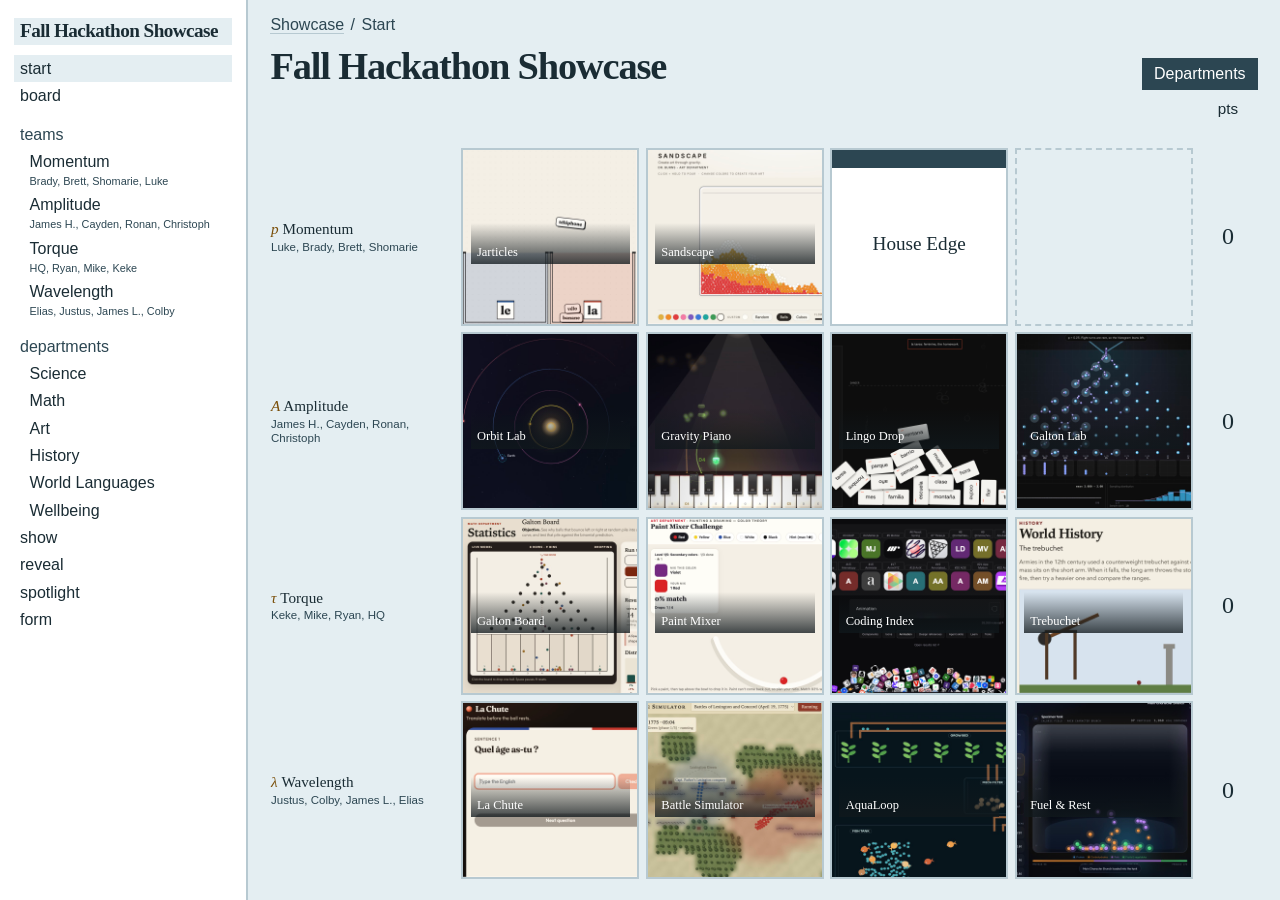
<file: index.html>
<!DOCTYPE html>
<html lang="en">
<head>
  <meta charset="utf-8">
  <meta name="viewport" content="width=device-width, initial-scale=1">
  <title>Fall Hackathon Showcase</title>
  <link rel="stylesheet" href="show.css?v=16">
</head>
<body>
  <div class="shell">
    <nav id="tree" class="tree" aria-label="Show"></nav>
    <div class="main">
      <p id="crumb" class="crumb"></p>
      <div id="app"></div>
    </div>
  </div>
  <script src="logic.js?v=4"></script>
  <script src="practice.js"></script>
  <script src="render.js?v=9"></script>
  <script src="clicks.js?v=9"></script>
  <script src="show.js?v=9"></script>
</body>
</html>
</file>
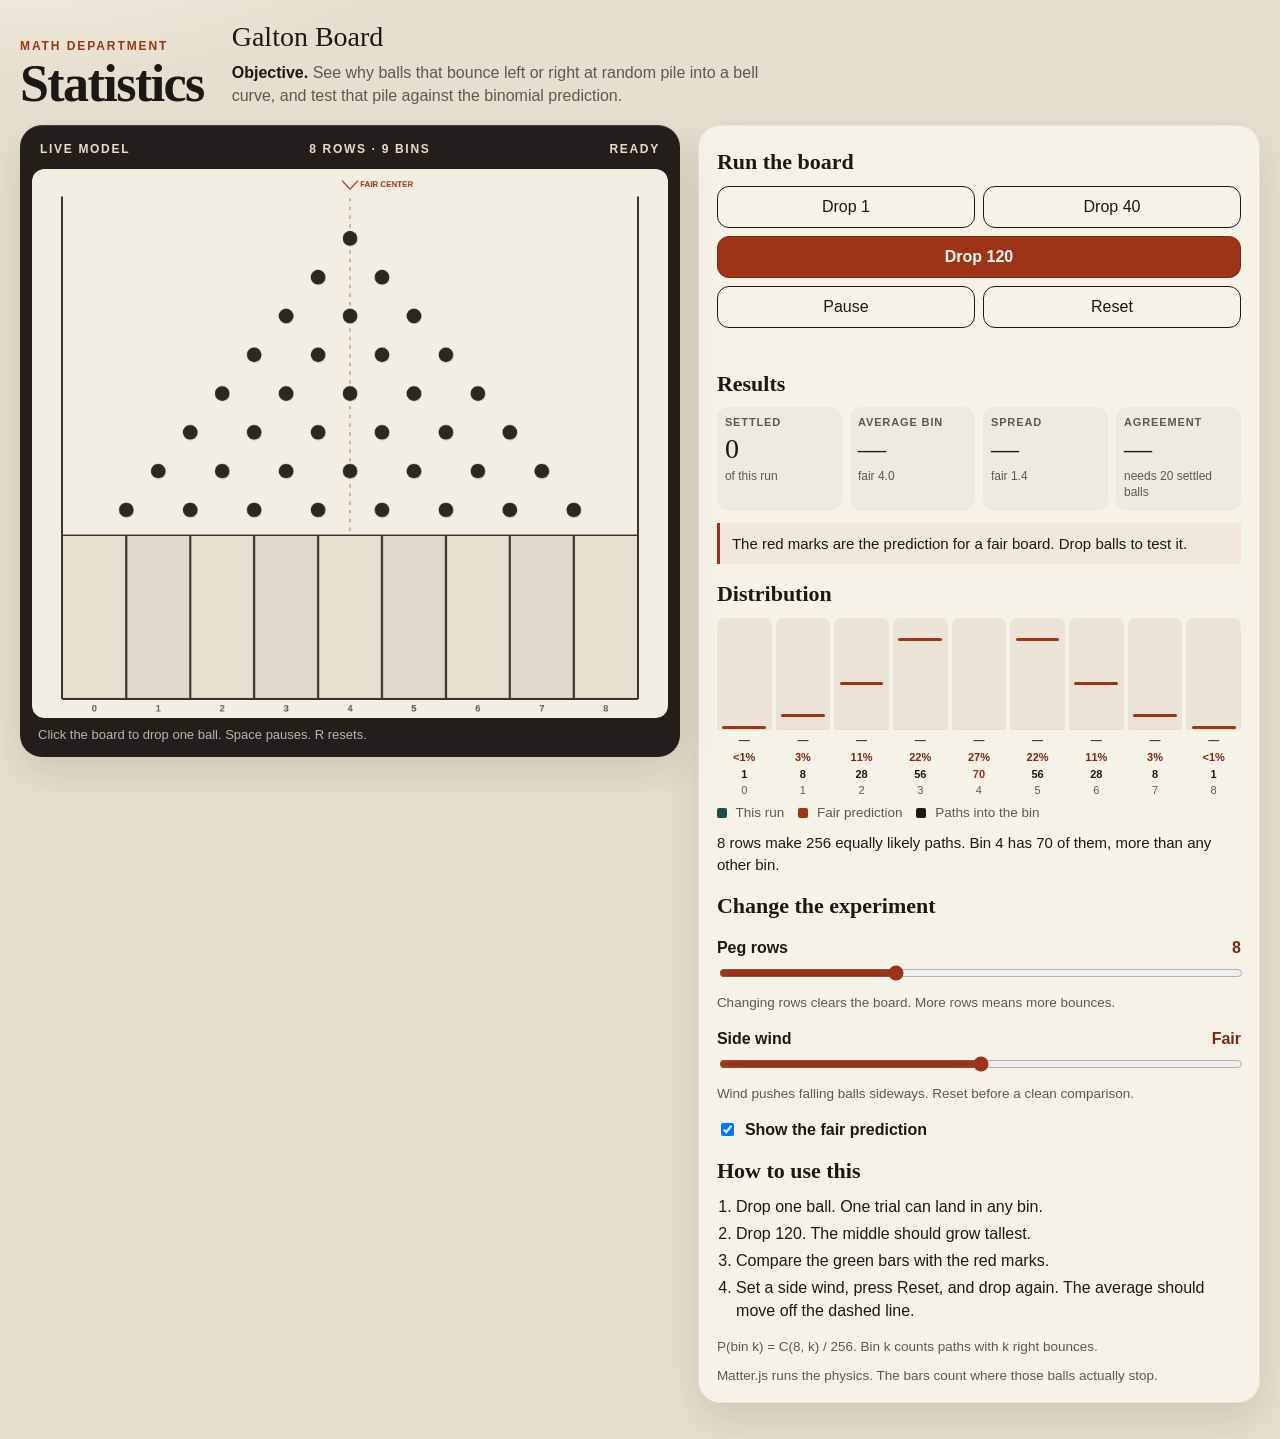
<file: galton/index.html>
<!DOCTYPE html>
<html lang="en">
<head>
  <meta charset="UTF-8" />
  <meta name="viewport" content="width=device-width, initial-scale=1" />
  <title>Statistics · Galton Board</title>
  <link rel="stylesheet" href="styles.css" />
</head>
<body>
  <div class="app">
    <header class="top">
      <h1>
        <span class="dept">Math Department</span>
        <span class="course">Statistics</span>
      </h1>
      <div class="intro">
        <p class="lesson">Galton Board</p>
        <p class="objective"><strong>Objective.</strong> See why balls that bounce left or right at random pile into a bell curve, and test that pile against the binomial prediction.</p>
      </div>
    </header>

    <main class="layout">
      <section class="stage" aria-label="Simulation">
        <div class="stage-top">
          <span>Live model</span>
          <span id="boardMeta">8 rows</span>
          <span id="runState">Ready</span>
        </div>
        <div id="board"></div>
        <p class="stage-hint">Click the board to drop one ball. Space pauses. R resets.</p>
      </section>

      <aside class="panel">
        <section>
          <h2>Run the board</h2>
          <div class="actions">
            <button type="button" id="drop1">Drop 1</button>
            <button type="button" id="drop40">Drop 40</button>
            <button type="button" id="drop120" class="primary">Drop 120</button>
            <button type="button" id="pause">Pause</button>
            <button type="button" id="reset">Reset</button>
          </div>
          <p class="notice" id="notice" role="status"></p>
        </section>

        <section>
          <h2>Results</h2>
          <dl class="stats">
            <div>
              <dt>Settled</dt>
              <dd id="statSettled">0</dd>
              <dd class="sub" id="statSettledSub">of this run</dd>
            </div>
            <div>
              <dt>Average bin</dt>
              <dd id="statMean">—</dd>
              <dd class="sub" id="statMeanSub">fair 4.0</dd>
            </div>
            <div>
              <dt>Spread</dt>
              <dd id="statSd">—</dd>
              <dd class="sub" id="statSdSub">fair 1.4</dd>
            </div>
            <div>
              <dt id="statFourthLabel">Agreement</dt>
              <dd id="statFourth">—</dd>
              <dd class="sub" id="statFourthSub">with the fair model</dd>
            </div>
          </dl>
          <p class="insight" id="insight">The red marks are the prediction for a fair board. Drop balls to test it.</p>
        </section>

        <section>
          <h2>Distribution</h2>
          <div class="chart" id="chart" role="img" aria-label="Bin chart"></div>
          <p class="chart-key">
            <span><i class="swatch run"></i> This run</span>
            <span><i class="swatch fair"></i> Fair prediction</span>
            <span><i class="swatch path"></i> Paths into the bin</span>
          </p>
          <p class="why" id="why"></p>
        </section>

        <section>
          <h2>Change the experiment</h2>
          <div class="field">
            <div class="field-label">
              <label for="rows">Peg rows</label>
              <output id="rowsOut" for="rows">8</output>
            </div>
            <input id="rows" type="range" min="6" max="12" step="1" value="8" />
            <p class="field-help">Changing rows clears the board. More rows means more bounces.</p>
          </div>

          <div class="field">
            <div class="field-label">
              <label for="wind">Side wind</label>
              <output id="windOut" for="wind">Fair</output>
            </div>
            <input id="wind" type="range" min="-100" max="100" step="1" value="0" />
            <p class="field-help">Wind pushes falling balls sideways. Reset before a clean comparison.</p>
          </div>

          <label class="check">
            <input id="expected" type="checkbox" checked />
            Show the fair prediction
          </label>
        </section>

        <section>
          <h2>How to use this</h2>
          <ol>
            <li>Drop one ball. One trial can land in any bin.</li>
            <li>Drop 120. The middle should grow tallest.</li>
            <li>Compare the green bars with the red marks.</li>
            <li>Set a side wind, press Reset, and drop again. The average should move off the dashed line.</li>
          </ol>
          <p class="formula" id="formula"></p>
          <p class="credit">Matter.js runs the physics. The bars count where those balls actually stop.</p>
        </section>
      </aside>
    </main>
  </div>
  <script src="vendor/matter.min.js"></script>
  <script src="app.js"></script>
</body>
</html>
</file>
<file: show.css>
:root {
  --paper: #e4eef2;
  --ink: #1a2c34;
  --steel: #2c4652;
  --line: #b7c9d1;
  --measure: #7a4e08;
}

* { box-sizing: border-box; }

html, body {
  margin: 0;
  min-height: 100%;
  background: var(--paper);
  color: var(--ink);
  font-family: "Avenir Next", "Segoe UI", sans-serif;
}

a { color: inherit; }

button, select, input, textarea { font: inherit; color: inherit; }

button, .btn {
  background: var(--steel);
  color: #fff;
  border: 0;
  padding: 0.45em 0.75em;
  cursor: pointer;
  text-decoration: none;
}

button.quiet {
  background: transparent;
  color: var(--ink);
  border-bottom: 2px solid var(--line);
  padding: 0.15em 0;
}

.shell { display: flex; min-height: 100vh; align-items: stretch; }

.tree {
  width: 15.5rem;
  flex: none;
  padding: 1.1rem 0.85rem 2rem;
  background: #fff;
  border-right: 2px solid var(--line);
}

.tree a, .tree .branch {
  display: block;
  padding: 0.18rem 0.4rem;
  text-decoration: none;
  line-height: 1.35;
}

.tree a.d2 { padding-left: 1rem; }
.tree a.d3 { padding-left: 1.8rem; color: var(--steel); font-size: 0.92rem; }
.tree a.here { background: var(--paper); }
.tree .root {
  font-family: "Iowan Old Style", Palatino, Georgia, serif;
  font-size: 1.2rem;
  font-weight: 600;
  letter-spacing: -0.03em;
  line-height: 1.15;
  margin-bottom: 0.6rem;
}
.tree .branch { color: var(--steel); margin-top: 0.7rem; }
.tree .flag { color: var(--measure); }

.main { flex: 1; min-width: 0; padding: 1rem 1.4rem 3rem; }

.crumb { margin: 0 0 0.8rem; color: var(--steel); }
.crumb a { text-decoration: none; border-bottom: 1px solid var(--line); }
.crumb .sep { margin: 0 0.4rem; }

h1, h2 {
  margin: 0 0 0.4em;
  font-family: "Iowan Old Style", Palatino, Georgia, serif;
  font-weight: 600;
  letter-spacing: -0.03em;
  line-height: 1;
}

h1 { font-size: clamp(2rem, 4vw, 3.2rem); }
h2 { font-size: 1.7rem; }

.lead { margin: 0 0 1rem; max-width: 42rem; }
.lead b, .measure { color: var(--measure); }

.team-block { margin: 0 0 1.6rem; }
.team-block h2 a { text-decoration: none; }
.team-block h2 i, .mark {
  font-style: italic;
  font-weight: 500;
  color: var(--measure);
}
.roster {
  display: block;
  margin-top: 0.15rem;
  font-family: "Avenir Next", "Segoe UI", sans-serif;
  font-size: 0.78rem;
  font-weight: 500;
  letter-spacing: 0;
  line-height: 1.25;
  color: var(--steel);
}
.panel.show h2 { padding-right: 2.6rem; }
.show-board .roster { font-size: clamp(1rem, 2vw, 1.35rem); }
.team-line .roster { font-size: clamp(1.15rem, 2.2vw, 1.7rem); }
.tree .roster { font-size: 0.68rem; }

.cards {
  display: grid;
  grid-template-columns: repeat(auto-fill, minmax(14rem, 1fr));
  gap: 0.8rem;
}

/* Four simulations: a square of squares. */
.quad {
  display: grid;
  grid-template-columns: 1fr 1fr;
  gap: 0.75rem;
}

.quad .card {
  display: flex;
  flex-direction: column;
  min-height: 24vh;
}

.quad .thumb { flex: 1; height: auto; min-height: 7rem; }

.quad .thumb.poster {
  align-items: center;
  justify-content: center;
  text-align: center;
  padding: 1.6rem 0.8rem 0.8rem;
}

.quad .thumb.poster span {
  font-size: clamp(1.5rem, 2.8vw, 2.5rem);
}

.quad .meta strong { display: none; }

.main:has(.quad.fill) {
  display: flex;
  flex-direction: column;
  height: 100vh;
  overflow: hidden;
  padding-bottom: 1rem;
}

.main:has(.quad.fill) #app {
  flex: 1;
  display: flex;
  flex-direction: column;
  min-height: 0;
}

.quad.fill {
  flex: 1;
  min-height: 0;
}

.quad.fill .card { min-height: 0; height: 100%; }

/* Two or three in a face-off sit in one row. All four make another 2×2. */
.faceoff { display: grid; gap: 0.75rem; align-items: stretch; }
.faceoff.n2 { grid-template-columns: 1fr 1fr; }
.faceoff.n3 { grid-template-columns: 1fr 1fr 1fr; }
.faceoff.n4 { grid-template-columns: 1fr 1fr; }

.faceoff .panel { display: flex; flex-direction: column; min-width: 0; }
.faceoff .panel h2 { font-size: clamp(1.2rem, 2vw, 1.8rem); }
.panel.show { position: relative; }
.panel.show .demo { position: relative; min-width: 0; }
.panel.show .thumb { height: 14rem; }
.dept-bar { display: flex; align-items: center; justify-content: space-between; gap: 1rem; }
.dept-bar h1 { margin-bottom: 0; }
.panel.show.noted {
  display: grid;
  grid-template-columns: minmax(14rem, 22rem) minmax(0, 1fr);
  gap: 0.4rem 1.75rem;
  align-items: center;
}
.faceoff:has(.noted) { grid-template-columns: 1fr; }
.faceoff.n2:has(.noted) { grid-template-columns: 1fr 1fr; }
.faceoff.n2 .panel.show.noted { grid-template-columns: 1fr; align-items: start; }
.faceoff.n3:has(.noted) { grid-template-columns: 1fr 1fr 1fr; }
.faceoff.n3 .panel.show.noted { grid-template-columns: 1fr; align-items: start; }
.faceoff.n3 .faculty { font-size: clamp(1.15rem, 1.7vw, 1.55rem); }
.solo-show:has(.noted) { width: min(76rem, 100%); }
.solo-show:has(.noted) .panel.show { width: 100%; }
.faculty {
  margin: 0;
  font-family: "Iowan Old Style", Palatino, Georgia, serif;
  font-size: clamp(1.65rem, 3vw, 2.5rem);
  line-height: 1.28;
  color: var(--ink);
}
.solo-show { display: flex; justify-content: center; }
.solo-show .panel.show { width: min(26rem, 100%); }
.solo-show .panel.show .thumb { height: auto; aspect-ratio: 1; }
.medal {
  position: absolute;
  z-index: 2;
  top: 0.4rem;
  right: 0.4rem;
  display: grid;
  place-items: center;
  width: 3.5rem;
  height: 3.5rem;
  border-radius: 50%;
  font-family: "Iowan Old Style", Palatino, Georgia, serif;
  font-size: 1.85rem;
  line-height: 1;
  color: #2a2118;
  box-shadow:
    inset 0 2px 3px rgba(255, 255, 255, 0.75),
    inset 0 -7px 9px rgba(70, 40, 10, 0.28),
    0 2px 5px rgba(26, 44, 52, 0.22);
}
.medal-4 { background: radial-gradient(circle at 32% 28%, #fff8d4 0%, #f3d56a 34%, #d4a017 68%, #8a5e09 100%); }
.medal-3 { background: radial-gradient(circle at 32% 28%, #ffffff 0%, #e7eef1 36%, #b4c0c6 70%, #6d7b81 100%); }
.medal-2 { background: radial-gradient(circle at 32% 28%, #ffe6c9 0%, #e2a15c 36%, #b86a32 70%, #6b3c16 100%); }
.medal-1 {
  background:
    radial-gradient(circle at 32% 28%, rgba(255, 248, 230, 0.85) 0%, rgba(255, 248, 230, 0) 42%),
    repeating-linear-gradient(96deg, #edd9b4 0 5px, #d7b88a 5px 9px, #c9a36e 9px 12px);
}
.medal.fly { animation: medal-in 0.72s cubic-bezier(0.16, 0.84, 0.28, 1.15) both; }
@keyframes medal-in {
  0% { transform: translate(64px, -170px) scale(0.35) rotate(-28deg); opacity: 0; }
  60% { opacity: 1; }
  100% { transform: none; opacity: 1; }
}
.cell .medal { width: 1.65rem; height: 1.65rem; font-size: 0.85rem; top: 0.2rem; right: 0.2rem; color: #2a2118; box-shadow: inset 0 1px 2px rgba(255, 255, 255, 0.7), inset 0 -3px 4px rgba(70, 40, 10, 0.25); }
.proj { margin: 0.55rem 0 0; font-family: "Iowan Old Style", Palatino, Georgia, serif; }
.live { display: block; margin-top: 0.35rem; word-break: break-all; color: var(--measure); }

.card {
  display: block;
  background: #fff;
  border: 2px solid var(--line);
  text-decoration: none;
  min-height: 8.5rem;
  position: relative;
}

.card .meta, .panel, .loose, .paste, .callout {
  background: #fff;
  border: 2px solid var(--line);
}

.card .meta { border: 0; border-top: 2px solid var(--line); padding: 0.45rem 0.6rem; }
.card .meta small, .dept-head small, .quiet-note { color: var(--steel); }

.thumb { height: 6.2rem; overflow: hidden; background: var(--paper); position: relative; }
.thumb.poster {
  display: flex;
  align-items: flex-end;
  padding: 1.35rem 0.35rem 0.3rem;
  background:
    linear-gradient(var(--steel), var(--steel)) 0 0 / 100% 1.15rem no-repeat,
    #fff;
}

.thumb.poster span {
  font-family: "Iowan Old Style", Palatino, Georgia, serif;
  font-size: 0.78rem;
  line-height: 1.15;
}

.thumb.poster.shot {
  padding: 0;
  align-items: flex-end;
  justify-content: stretch;
  background: #1a2c34;
}

.thumb.poster.shot img {
  position: absolute;
  inset: 0;
  width: 100%;
  height: 100%;
  object-fit: cover;
}

.thumb.poster.shot span,
.quad .thumb.poster.shot span,
.opener.pack .thumb.poster.shot span,
.opener.filed .thumb.poster.shot span {
  position: relative;
  z-index: 1;
  width: 100%;
  margin: 0;
  padding: 1.35rem 0.4rem 0.3rem;
  font-size: 0.78rem;
  line-height: 1.15;
  color: #fff;
  text-align: left;
  background: linear-gradient(transparent, rgba(16, 24, 28, 0.78));
}

.thumb iframe, .preview iframe {
  width: 400%;
  height: 400%;
  border: 0;
  transform: scale(0.25);
  transform-origin: 0 0;
  pointer-events: none;
}

.board {
  display: grid;
  grid-template-columns: 8.2rem repeat(7, minmax(4.2rem, 1fr)) 3rem;
  gap: 0.35rem;
  align-items: stretch;
}

.dept-head, .team-head, .pts-head {
  text-align: center;
  text-decoration: none;
  font-family: "Iowan Old Style", Palatino, Georgia, serif;
  font-size: 0.95rem;
  line-height: 1.15;
}
.dept-head small, .pts-head { font-family: "Avenir Next", "Segoe UI", sans-serif; display: block; }
.team-head { text-align: left; align-self: center; text-decoration: none; }

.cell {
  display: block;
  position: relative;
  min-height: 4.8rem;
  background: #fff;
  border: 2px solid var(--line);
  text-decoration: none;
  overflow: hidden;
}
.cell.gap { background: transparent; border-style: dashed; opacity: 0.7; }
.cell.solo, .cell.ranked { border-color: var(--ink); }
.cell b {
  position: absolute;
  z-index: 1;
  top: 0;
  right: 0.28rem;
  font-family: "Iowan Old Style", Palatino, Georgia, serif;
  font-size: 1rem;
  line-height: 1.15rem;
  color: #fff;
}
.total {
  display: flex;
  align-items: center;
  justify-content: center;
  font-family: "Iowan Old Style", Palatino, Georgia, serif;
  font-size: 1.5rem;
}

.loose, .paste, .callout, .panel { padding: 0.8rem 1rem; margin: 1rem 0; }
.paste textarea, .linkbox {
  width: 100%;
  border: 2px solid var(--line);
  padding: 0.5rem;
  background: var(--paper);
}
.paste textarea { min-height: 8rem; }

.row { display: flex; flex-wrap: wrap; gap: 0.6rem; align-items: center; }
.checks label { display: inline-flex; gap: 0.3rem; margin: 0 0.8rem 0.4rem 0; }

.sim {
  width: 100%;
  height: min(68vh, 40rem);
  border: 2px solid var(--line);
  background: #fff;
}

.faceoff.n2 .sim, .faceoff.n3 .sim { height: min(58vh, 34rem); }
.faceoff.n4 .sim { height: min(34vh, 22rem); }

.stage .sim { height: calc(100vh - 7.5rem); border-left: 0; border-right: 0; }

.rate-out { min-height: 4.5rem; }

.scores { display: flex; gap: 0.4rem; align-items: center; margin-top: 0.4rem; }
.scores select { background: #fff; border: 2px solid var(--line); padding: 0.2rem; }
.scores span { color: var(--steel); font-size: 0.85rem; }

.stage .tree, .stage .crumb, .judge .tree, .judge .crumb { display: none; }
.stage .shell, .judge .shell { display: block; }
.stage .main, .judge .main { padding: 0; }
.judge .main { padding: 1.2rem; }

.stage-slide {
  min-height: 100vh;
  display: flex;
  flex-direction: column;
  justify-content: center;
  padding: 8vh 8vw 12vh;
}
.place-word {
  margin: 0;
  font-family: "Iowan Old Style", Palatino, Georgia, serif;
  font-weight: 600;
  letter-spacing: -0.04em;
  font-size: clamp(4.5rem, 14vw, 10rem);
  line-height: 0.85;
}
.team-line {
  margin: 0.2em 0 0;
  font-family: "Iowan Old Style", Palatino, Georgia, serif;
  font-size: clamp(2rem, 5vw, 4rem);
  font-weight: 600;
}
.points-line { font-size: clamp(1.4rem, 3vw, 2.2rem); }
.chips { display: flex; flex-wrap: wrap; gap: 0.5rem; margin-top: 1.2rem; padding: 0; list-style: none; }
.chips li { background: #fff; border: 2px solid var(--line); padding: 0.3rem 0.55rem; }
.called {
  position: absolute;
  left: 8vw;
  bottom: 6vh;
  color: var(--steel);
}
.called b { color: var(--ink); font-weight: 600; }
.finale-pop { animation: finale-pop 0.6s cubic-bezier(0.16, 0.84, 0.3, 1); }
.stage-slide.finale-pop { justify-content: center; }
.finale-points {
  font-size: clamp(2.6rem, 7vw, 5rem);
  color: var(--measure);
  animation: points-in 0.65s 0.12s both;
}
.finale-pair { display: grid; grid-template-columns: 1fr 1fr; gap: 2.5rem; width: min(76rem, 100%); }
.place-word.long { font-size: clamp(3rem, 8vw, 6.5rem); }
.finale-note { max-width: 40rem; font-size: clamp(1.25rem, 2.4vw, 1.85rem); line-height: 1.35; }
.confetti { position: fixed; inset: 0; width: 100%; height: 100%; pointer-events: none; z-index: 4; }
@keyframes finale-pop {
  from { opacity: 0; transform: translateY(1.6rem) scale(0.96); }
  to { opacity: 1; transform: none; }
}
@keyframes points-in {
  from { opacity: 0; transform: scale(0.55); }
  to { opacity: 1; transform: none; }
}
.keys {
  position: fixed;
  right: 1.2rem;
  bottom: 0.8rem;
  margin: 0;
  color: var(--steel);
}
.stage-slide.show-step { justify-content: flex-start; padding-top: 4vh; }
.stage-slide.show-step h1 { margin: 0 0 0.8rem; }
.show-board { list-style: none; margin: 0; padding: 0; }
.show-board li {
  display: flex;
  justify-content: space-between;
  align-items: baseline;
  gap: 2rem;
  border-bottom: 2px solid var(--line);
  background: var(--paper);
}
.show-board .pts.bump { animation: pts-bump 0.45s ease; }
@keyframes pts-bump {
  from { transform: scale(1.28); }
  to { transform: scale(1); }
}
.show-board .who {
  font-family: "Iowan Old Style", Palatino, Georgia, serif;
  font-size: clamp(2.2rem, 5vw, 4.2rem);
  font-weight: 600;
}
.show-board .pts {
  font-family: "Iowan Old Style", Palatino, Georgia, serif;
  font-size: clamp(3rem, 8vw, 6rem);
  line-height: 1;
  color: var(--measure);
}
.stage-slide .faceoff, .stage-slide .solo-show { width: 100%; }
.gallery {
  flex: 1;
  min-height: 0;
  display: grid;
  grid-template-columns: repeat(5, minmax(0, 1fr));
  grid-template-rows: repeat(3, minmax(0, 1fr));
  gap: 1.15rem 1.35rem;
}
.gallery-card {
  margin: 0;
  min-width: 0;
  min-height: 0;
  display: flex;
  flex-direction: column;
  animation: jiggle 2.8s ease-in-out infinite;
}
.gallery-card:nth-child(odd) { animation-duration: 3.4s; }
.gallery-card:nth-child(3n) { animation-duration: 2.3s; animation-delay: -0.8s; }
.gallery-card:nth-child(4n+1) { animation-delay: -1.5s; }
.gallery-card:nth-child(5n+2) { animation-duration: 3.8s; animation-delay: -2.1s; }
.gallery-card .thumb { flex: 1; height: auto; min-height: 0; aspect-ratio: auto; }
.gallery-card figcaption {
  flex: none;
  margin-top: 0.2rem;
  font-family: "Iowan Old Style", Palatino, Georgia, serif;
  font-size: clamp(0.72rem, 1.1vw, 0.95rem);
  font-weight: 600;
  line-height: 1.1;
}
body.stage:has(.gallery) { overflow: hidden; height: 100vh; }
.stage-slide.show-step:has(.gallery) {
  height: 100vh;
  max-height: 100vh;
  overflow: hidden;
  justify-content: flex-start;
  padding: 2vh 2.6vw 1.6vh;
}
.stage-slide:has(.gallery) h1 { margin: 0 0 0.7rem; font-size: clamp(1.8rem, 3.2vw, 2.6rem); }
.stage-slide:has(.gallery) .keys { top: 1.1rem; bottom: auto; }
@keyframes jiggle {
  0%, 100% { transform: translate(0, 0) rotate(0deg); }
  30% { transform: translate(2px, -4px) rotate(-0.8deg); }
  60% { transform: translate(-3px, 2px) rotate(0.7deg); }
}
.tie-actions { display: flex; flex-direction: column; align-items: flex-start; gap: 0.6rem; margin-top: 1.2rem; }
.banner {
  display: flex;
  justify-content: space-between;
  gap: 1rem;
  align-items: baseline;
  padding: 0.7rem 1rem;
  background: var(--steel);
  color: #fff;
}
.banner strong {
  font-family: "Iowan Old Style", Palatino, Georgia, serif;
  font-size: clamp(1.6rem, 3vw, 2.4rem);
  font-weight: 600;
}
.banner a { color: #fff; }
.warn { color: var(--measure); }

.open-bar {
  display: flex;
  align-items: baseline;
  justify-content: space-between;
  gap: 1rem;
  margin-bottom: 0.6rem;
}

.open-bar h1 { margin: 0; font-size: clamp(1.7rem, 3vw, 2.5rem); }

.main:has(.opener) {
  display: flex;
  flex-direction: column;
  height: 100vh;
  overflow: hidden;
  padding-bottom: 0.8rem;
}

.main:has(.opener) #app {
  flex: 1;
  display: flex;
  flex-direction: column;
  min-height: 0;
}

.opener {
  flex: 1;
  min-height: 0;
  display: grid;
  gap: 0.4rem;
  margin-inline: auto;
}

.opener.pack .dept-slot { grid-column: 2 / span 4; }

.opener.filed {
  width: 100%;
  align-content: center;
  grid-template-columns: 11.5rem repeat(7, minmax(0, 1fr)) 3.2rem;
  grid-template-rows: auto repeat(4, auto);
}

.opener.filed .cell { aspect-ratio: 1; height: auto; }

.opener .cell { min-height: 0; height: 100%; }
.opener .thumb { height: 100%; }
.opener .team-head { align-self: center; }
.opener .team-head small {
  display: block;
  margin-top: 0.15rem;
  font-family: "Avenir Next", "Segoe UI", sans-serif;
  font-size: 0.72rem;
  line-height: 1.25;
  color: var(--steel);
}

.opener.pack .thumb.poster {
  align-items: center;
  justify-content: center;
  text-align: center;
  padding: 1.3rem 0.45rem 0.45rem;
}

.opener.pack .thumb.poster span { font-size: clamp(0.95rem, 1.5vw, 1.35rem); }
.opener.filed .thumb.poster span { font-size: 0.72rem; }

.opener .cell.vacant { background: transparent; border-style: dashed; }
.opener .cell.solo { border-color: var(--measure); }

.dept-head.in, .cell.gap.in { animation: rise 0.45s ease 0.45s both; }

.total.bump { animation: pop 0.45s cubic-bezier(0.2, 1.4, 0.4, 1); }

.cell.celebrate b { animation: pop 0.5s cubic-bezier(0.2, 1.4, 0.4, 1) both; }

.face-next { margin: 0.7rem 0 0; }
.face-next a { color: var(--measure); }

@keyframes rise { from { opacity: 0; } to { opacity: 1; } }
@keyframes pop { from { transform: scale(0.4); opacity: 0; } to { transform: none; opacity: 1; } }

@media (max-width: 900px) {
  .shell { display: block; }
  .tree { width: auto; border-right: 0; border-bottom: 2px solid var(--line); }
  .board { grid-template-columns: 5.5rem repeat(7, minmax(3.2rem, 1fr)) 2.2rem; font-size: 0.8rem; }
}
</file>
<file: galton/styles.css>
:root {
  --paper: #e6dece;
  --sheet: #f7f2e8;
  --ink: #1c1915;
  --muted: #5f584e;
  --line: #ddd3c3;
  --cinnabar: #9d3418;
  --cinnabar-deep: #7c2710;
  --pine: #1c4f45;
  --wood: #241e1a;
  --wood-ink: #eadcc8;
  --felt: #f3eee4;
  --shadow: 0 16px 40px rgba(48, 32, 16, 0.12);
  --serif: "Iowan Old Style", "Palatino Linotype", Palatino, Georgia, serif;
  --sans: "Avenir Next", "Segoe UI", Helvetica, Arial, sans-serif;
}

* { box-sizing: border-box; }

html, body { margin: 0; }

body {
  min-height: 100vh;
  color: var(--ink);
  font-family: var(--sans);
  font-size: 16px;
  line-height: 1.45;
  background:
    radial-gradient(900px 420px at 0% -10%, rgba(255, 250, 242, 0.9), transparent 55%),
    var(--paper);
}

button, input { font: inherit; color: inherit; }

.app {
  width: min(1240px, calc(100% - 32px));
  margin: 0 auto;
  padding: 22px 0 36px;
}

.top {
  display: grid;
  grid-template-columns: auto minmax(0, 1fr);
  gap: 28px;
  align-items: end;
  margin-bottom: 18px;
}

h1 { margin: 0; }

.dept {
  display: block;
  margin-bottom: 6px;
  color: var(--cinnabar);
  font-size: 12px;
  font-weight: 700;
  letter-spacing: 0.16em;
  text-transform: uppercase;
}

.course {
  display: block;
  font-family: var(--serif);
  font-size: 52px;
  font-weight: 600;
  letter-spacing: -0.03em;
  line-height: 0.88;
}

.lesson {
  margin: 0;
  font-family: var(--serif);
  font-size: 28px;
  line-height: 1.1;
}

.objective {
  max-width: 62ch;
  margin: 8px 0 0;
  color: var(--muted);
}

.objective strong {
  color: var(--ink);
  font-weight: 700;
}

.layout {
  display: grid;
  grid-template-columns: minmax(0, 1.08fr) minmax(300px, 0.92fr);
  gap: 18px;
  align-items: start;
}

.layout > * { min-width: 0; }

.stage {
  position: sticky;
  top: 14px;
  padding: 12px 12px 10px;
  border-radius: 22px;
  background: var(--wood);
  box-shadow: var(--shadow), inset 0 1px 0 rgba(255, 255, 255, 0.14);
}

.stage-top {
  display: flex;
  justify-content: space-between;
  gap: 12px;
  padding: 4px 8px 10px;
  color: var(--wood-ink);
  font-size: 12px;
  font-weight: 700;
  letter-spacing: 0.14em;
  text-transform: uppercase;
}

#board {
  display: flex;
  justify-content: center;
  min-width: 0;
  overflow: hidden;
  border-radius: 12px;
}

#board canvas {
  display: block;
  width: auto !important;
  max-width: 100%;
  height: auto !important;
  max-height: calc(100vh - 210px);
  border-radius: 12px;
  cursor: pointer;
  background: var(--felt);
}

.stage-hint {
  margin: 8px 6px 2px;
  color: rgba(234, 220, 200, 0.78);
  font-size: 13px;
}

.panel {
  padding: 6px 18px 16px;
  border: 1px solid rgba(80, 58, 28, 0.08);
  border-radius: 22px;
  background: var(--sheet);
  box-shadow: var(--shadow);
}

.panel h2 {
  margin: 14px 0 8px;
  font-family: var(--serif);
  font-size: 22px;
  font-weight: 600;
}

.actions {
  display: grid;
  grid-template-columns: 1fr 1fr;
  gap: 8px;
}

button {
  min-height: 42px;
  border: 1.5px solid var(--ink);
  border-radius: 12px;
  background: transparent;
  cursor: pointer;
}

button:hover { background: rgba(28, 25, 21, 0.05); }

button.primary {
  grid-column: 1 / -1;
  border-color: var(--cinnabar-deep);
  background: var(--cinnabar);
  color: #fff8f3;
  font-weight: 700;
}

button.primary:hover { background: var(--cinnabar-deep); }

button:focus-visible,
input:focus-visible {
  outline: 3px solid var(--cinnabar);
  outline-offset: 2px;
}

.notice {
  min-height: 1.25em;
  margin: 8px 0 0;
  color: var(--cinnabar-deep);
  font-size: 14px;
  font-weight: 600;
}

.field { margin-top: 14px; }

.field-label,
.chart-key,
.stats {
  display: flex;
  justify-content: space-between;
  gap: 12px;
}

.field-label label { font-weight: 700; }

.field-label output {
  color: var(--cinnabar-deep);
  font-variant-numeric: tabular-nums;
  font-weight: 700;
}

input[type="range"] {
  width: 100%;
  margin-top: 6px;
  accent-color: var(--cinnabar);
}

.field-help,
.credit,
.chart-key,
.formula {
  margin: 6px 0 0;
  color: var(--muted);
  font-size: 13.5px;
}

.check {
  display: flex;
  align-items: center;
  gap: 8px;
  margin-top: 14px;
  font-weight: 600;
}

.stats {
  display: grid;
  grid-template-columns: repeat(4, minmax(0, 1fr));
  gap: 8px;
  margin: 0;
}

.stats div {
  padding: 8px 8px 10px;
  border-radius: 12px;
  background: rgba(28, 25, 21, 0.04);
}

.stats dt {
  margin: 0;
  color: var(--muted);
  font-size: 11px;
  font-weight: 700;
  letter-spacing: 0.08em;
  text-transform: uppercase;
}

.stats dd {
  margin: 4px 0 0;
  font-family: var(--serif);
  font-size: 28px;
  font-variant-numeric: tabular-nums;
  line-height: 1;
}

.stats .sub {
  margin-top: 6px;
  color: var(--muted);
  font-family: var(--sans);
  font-size: 12px;
  line-height: 1.3;
}

.insight {
  margin: 12px 0 0;
  padding: 10px 12px;
  border-left: 3px solid var(--cinnabar);
  background: rgba(157, 52, 24, 0.06);
  font-size: 15px;
}

.chart {
  display: grid;
  grid-auto-flow: column;
  grid-auto-columns: minmax(0, 1fr);
  gap: 4px;
  align-items: end;
}

.plot {
  position: relative;
  height: 112px;
  border-radius: 7px 7px 2px 2px;
  background:
    linear-gradient(to top, rgba(28, 25, 21, 0.05), transparent 1px),
    #ebe4d6;
  overflow: hidden;
}

.bar {
  position: absolute;
  left: 18%;
  width: 64%;
  bottom: 0;
  border-radius: 4px 4px 0 0;
  background: var(--pine);
  transition: height 160ms linear;
}

.mark {
  position: absolute;
  left: 10%;
  width: 80%;
  height: 3px;
  background: var(--cinnabar);
  border-radius: 2px;
}

.mark[hidden] { display: none; }

.obs,
.fair,
.path,
.idx {
  margin-top: 4px;
  font-size: 11px;
  font-variant-numeric: tabular-nums;
  text-align: center;
  line-height: 1.15;
}

.obs { color: var(--pine); font-weight: 700; }
.fair { color: var(--cinnabar-deep); font-weight: 700; }
.path { color: var(--ink); font-weight: 600; }
.idx { color: var(--muted); }

.chart.dense .obs,
.chart.dense .fair,
.chart.dense .path,
.chart.dense .idx {
  font-size: 10px;
  letter-spacing: -0.03em;
}

.chart-key {
  justify-content: flex-start;
  flex-wrap: wrap;
  gap: 14px;
}

.swatch {
  display: inline-block;
  width: 10px;
  height: 10px;
  margin-right: 5px;
  border-radius: 2px;
  vertical-align: -1px;
}

.swatch.run { background: var(--pine); }
.swatch.fair { background: var(--cinnabar); }
.swatch.path { background: var(--ink); }

.why {
  margin: 10px 0 0;
  font-size: 15px;
}

ol {
  margin: 0;
  padding-left: 1.2em;
}

ol li { margin: 4px 0; }

.formula {
  padding-top: 8px;
  font-variant-numeric: tabular-nums;
}

.credit { padding-top: 4px; }

@media (prefers-reduced-motion: reduce) {
  .bar { transition: none; }
}

@media (max-width: 980px) {
  .top,
  .layout { grid-template-columns: 1fr; }

  .course { font-size: 44px; }

  .stage { position: static; }

  #board canvas {
    max-height: none;
    width: 100% !important;
  }

  .panel { overflow: visible; }
}

@media (max-width: 640px) {
  .app { width: min(100% - 20px, 1240px); }

  .course { font-size: 38px; }

  .lesson { font-size: 24px; }

  .stats { grid-template-columns: 1fr 1fr; }

  .stats dd { font-size: 26px; }

  .stage-top { letter-spacing: 0.08em; }
}
</file>
